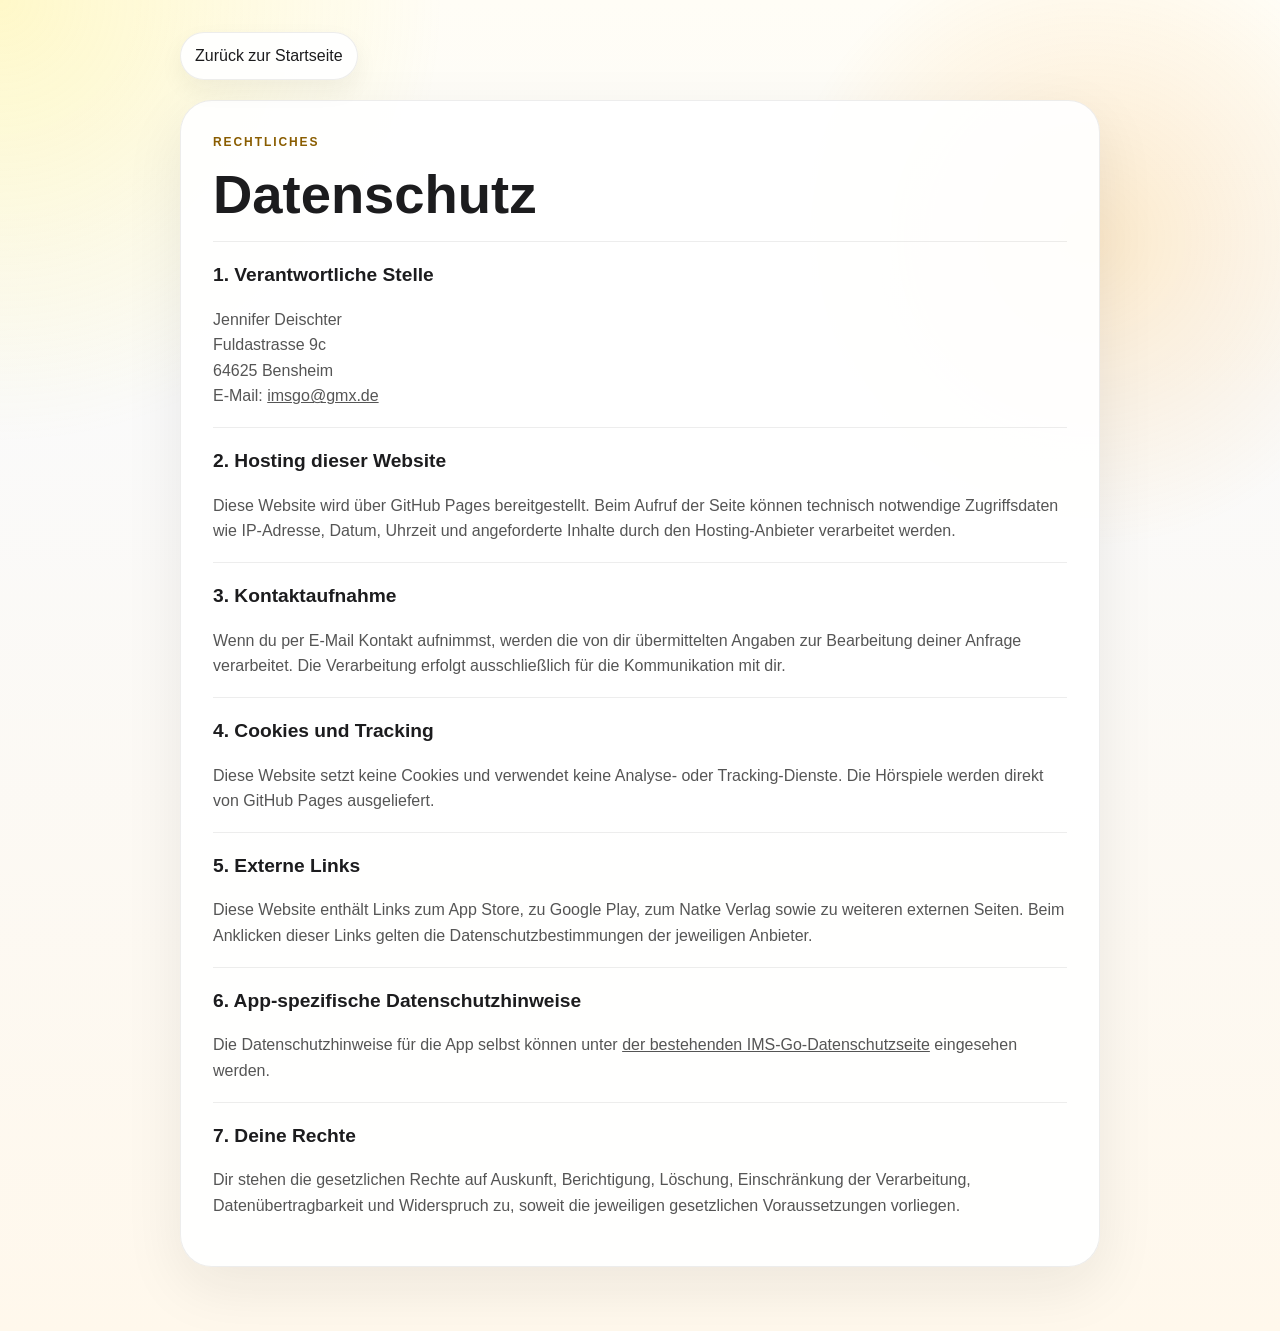
<file: datenschutz.html>
<!DOCTYPE html>
<html lang="de">
<head>
    <meta charset="UTF-8">
    <meta name="viewport" content="width=device-width, initial-scale=1.0">
    <meta name="theme-color" content="#ff9800">
    <title>Datenschutz | IMS Go</title>
    <meta name="description" content="Datenschutzhinweise für die IMS Go Website.">
    <link rel="canonical" href="https://imsgoapp.de/datenschutz.html">
    <link rel="icon" href="assets/images/ims-go-logo-64.png" type="image/png">
    <link rel="apple-touch-icon" href="assets/images/apple-touch-icon.png">
    <link rel="stylesheet" href="styles.css?v=20261031">
</head>
<body class="legal-page">
    <main class="legal-shell">
        <a class="legal-back" href="index.html">Zurück zur Startseite</a>
        <section class="legal-card">
            <p class="eyebrow">Rechtliches</p>
            <h1>Datenschutz</h1>

            <section class="legal-section-block">
                <h2>1. Verantwortliche Stelle</h2>
                <p>
                    Jennifer Deischter<br>
                    Fuldastrasse 9c<br>
                    64625 Bensheim<br>
                    E-Mail: <a href="mailto:imsgo@gmx.de">imsgo@gmx.de</a>
                </p>
            </section>

            <section class="legal-section-block">
                <h2>2. Hosting dieser Website</h2>
                <p>
                    Diese Website wird über GitHub Pages bereitgestellt. Beim Aufruf der Seite können
                    technisch notwendige Zugriffsdaten wie IP-Adresse, Datum, Uhrzeit und angeforderte Inhalte
                    durch den Hosting-Anbieter verarbeitet werden.
                </p>
            </section>

            <section class="legal-section-block">
                <h2>3. Kontaktaufnahme</h2>
                <p>
                    Wenn du per E-Mail Kontakt aufnimmst, werden die von dir übermittelten Angaben zur
                    Bearbeitung deiner Anfrage verarbeitet. Die Verarbeitung erfolgt ausschließlich für die
                    Kommunikation mit dir.
                </p>
            </section>

            <section class="legal-section-block">
                <h2>4. Cookies und Tracking</h2>
                <p>
                    Diese Website setzt keine Cookies und verwendet keine Analyse- oder Tracking-Dienste.
                    Die Hörspiele werden direkt von GitHub Pages ausgeliefert.
                </p>
            </section>

            <section class="legal-section-block">
                <h2>5. Externe Links</h2>
                <p>
                    Diese Website enthält Links zum App Store, zu Google Play, zum Natke Verlag sowie zu
                    weiteren externen Seiten. Beim Anklicken dieser Links gelten die Datenschutzbestimmungen
                    der jeweiligen Anbieter.
                </p>
            </section>

            <section class="legal-section-block">
                <h2>6. App-spezifische Datenschutzhinweise</h2>
                <p>
                    Die Datenschutzhinweise für die App selbst können unter
                    <a href="https://sites.google.com/view/imsgo-datenschutz" target="_blank" rel="noreferrer">der bestehenden IMS-Go-Datenschutzseite</a>
                    eingesehen werden.
                </p>
            </section>

            <section class="legal-section-block">
                <h2>7. Deine Rechte</h2>
                <p>
                    Dir stehen die gesetzlichen Rechte auf Auskunft, Berichtigung, Löschung,
                    Einschränkung der Verarbeitung, Datenübertragbarkeit und Widerspruch zu, soweit die
                    jeweiligen gesetzlichen Voraussetzungen vorliegen.
                </p>
            </section>
        </section>
    </main>
</body>
</html>
</file>
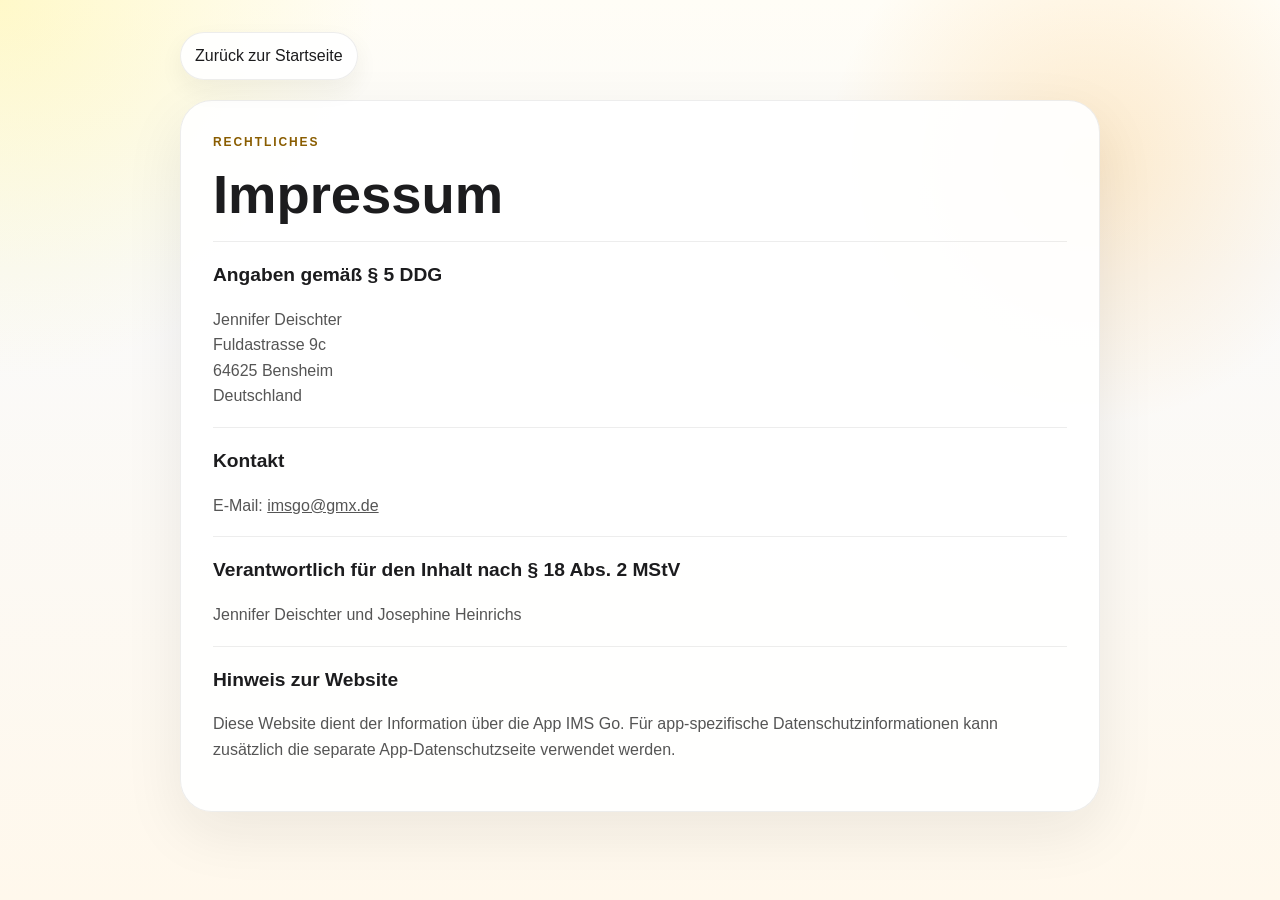
<file: impressum.html>
<!DOCTYPE html>
<html lang="de">
<head>
    <meta charset="UTF-8">
    <meta name="viewport" content="width=device-width, initial-scale=1.0">
    <meta name="theme-color" content="#ff9800">
    <title>Impressum | IMS Go</title>
    <meta name="description" content="Impressum der IMS Go Website.">
    <link rel="canonical" href="https://imsgoapp.de/impressum.html">
    <link rel="icon" href="assets/images/ims-go-logo-64.png" type="image/png">
    <link rel="apple-touch-icon" href="assets/images/apple-touch-icon.png">
    <link rel="stylesheet" href="styles.css?v=20261031">
</head>
<body class="legal-page">
    <main class="legal-shell">
        <a class="legal-back" href="index.html">Zurück zur Startseite</a>
        <section class="legal-card">
            <p class="eyebrow">Rechtliches</p>
            <h1>Impressum</h1>

            <section class="legal-section-block">
                <h2>Angaben gemäß § 5 DDG</h2>
                <p>
                    Jennifer Deischter<br>
                    Fuldastrasse 9c<br>
                    64625 Bensheim<br>
                    Deutschland
                </p>
            </section>

            <section class="legal-section-block">
                <h2>Kontakt</h2>
                <p>
                    E-Mail: <a href="mailto:imsgo@gmx.de">imsgo@gmx.de</a><br>
                </p>
            </section>

            <section class="legal-section-block">
                <h2>Verantwortlich für den Inhalt nach § 18 Abs. 2 MStV</h2>
                <p>
                    Jennifer Deischter und Josephine Heinrichs<br>
                </p>
            </section>

            <section class="legal-section-block">
                <h2>Hinweis zur Website</h2>
                <p>
                    Diese Website dient der Information über die App IMS Go. Für app-spezifische
                    Datenschutzinformationen kann zusätzlich die separate App-Datenschutzseite verwendet werden.
                </p>
            </section>
        </section>
    </main>
</body>
</html>
</file>
<file: styles.css>
:root {
    --primary-yellow: #ffeb3b;
    --primary-orange: #ff9800;
    --primary-green: #00875f;
    --primary-blue: #2196f3;
    --brand-blue: #306e7f;
    --text-dark: #1c1c1e;
    --text-light: #555555;
    --bg-light: #fafafa;
    --bg-soft: #fff8da;
    --white: #ffffff;
    --line: rgba(28, 28, 30, 0.08);
    --shadow: 0 20px 60px rgba(28, 28, 30, 0.08);
    --focus: #1d6da3;
    --topbar-offset: 104px;
}

* {
    box-sizing: border-box;
}

html {
    scroll-behavior: smooth;
    background-color: var(--bg-light);
    -webkit-text-size-adjust: 100%;
}

body {
    margin: 0;
    padding: 0;
    overflow-x: clip;
    color: var(--text-dark);
    font-family: -apple-system, BlinkMacSystemFont, "Segoe UI", Roboto, Helvetica, Arial, sans-serif;
    line-height: 1.6;
    background:
        radial-gradient(circle at top left, rgba(255, 235, 59, 0.24), transparent 24%),
        radial-gradient(circle at 85% 18%, rgba(255, 152, 0, 0.18), transparent 20%),
        linear-gradient(180deg, #fffdf6 0%, #fafafa 30%, #fff8ec 100%);
}

a {
    color: inherit;
    text-decoration: none;
}

img {
    max-width: 100%;
    height: auto;
    display: block;
}

button {
    font: inherit;
}

:focus-visible {
    outline: 3px solid var(--focus);
    outline-offset: 3px;
}

.section {
    width: min(1120px, calc(100% - 2rem));
    margin: 0 auto;
    padding: 56px 0;
}

.section[id],
[id^="age-"],
#hoerspiele {
    scroll-margin-top: var(--topbar-offset);
}

/* ---------- Topbar ---------- */

.topbar {
    position: sticky;
    top: 0;
    z-index: 1000;
    display: flex;
    align-items: center;
    justify-content: space-between;
    gap: 20px;
    width: min(1120px, calc(100% - 2rem));
    margin: 16px auto 0;
    padding: 14px 20px;
    border: 1px solid var(--line);
    border-radius: 999px;
    background: rgba(255, 255, 255, 0.9);
    -webkit-backdrop-filter: blur(16px);
    backdrop-filter: blur(16px);
    box-shadow: 0 10px 30px rgba(28, 28, 30, 0.05);
}

.brand,
.section-heading h2,
.hero h1 {
    font-weight: 800;
    letter-spacing: -0.03em;
}

.brand {
    display: inline-flex;
    align-items: center;
    gap: 10px;
    min-height: 44px;
    font-size: 1rem;
}

.brand-logo {
    width: 32px;
    height: 32px;
    border-radius: 8px;
    flex-shrink: 0;
}

.brand-name {
    color: var(--brand-blue);
}

.topbar-menu {
    display: flex;
    align-items: center;
    justify-content: space-between;
    gap: 14px;
    flex: 1;
}

.menu-toggle {
    display: none;
    align-items: center;
    gap: 10px;
    min-height: 44px;
    padding: 9px 14px;
    border: 1px solid rgba(28, 28, 30, 0.1);
    border-radius: 999px;
    background: rgba(255, 255, 255, 0.95);
    color: var(--text-dark);
    font-size: 14px;
    font-weight: 700;
    cursor: pointer;
}

.menu-toggle-label {
    line-height: 1;
}

.menu-toggle-icon {
    display: inline-flex;
    flex-direction: column;
    justify-content: center;
    gap: 4px;
}

.menu-toggle-icon span {
    display: block;
    width: 16px;
    height: 2px;
    border-radius: 99px;
    background: currentColor;
}

.nav-links {
    display: flex;
    align-items: center;
    justify-content: center;
    gap: 8px;
    flex: 1;
}

.nav-links a,
.nav-link {
    display: inline-flex;
    align-items: center;
    min-height: 44px;
    padding: 10px 14px;
    border-radius: 999px;
    font-size: 14px;
    font-weight: 600;
    white-space: nowrap;
    transition: background-color 0.2s ease, color 0.2s ease;
}

.nav-links a:hover,
.nav-links a:focus-visible,
.nav-link:hover,
.nav-link:focus-visible {
    background: rgba(255, 235, 59, 0.5);
    color: var(--text-dark);
}

.nav-links a[aria-current="page"] {
    background: rgba(255, 235, 59, 0.38);
}

.nav-link {
    background: #f0f0f0;
}

/* ---------- Hero (Startseite) ---------- */

.hero {
    padding-top: 48px;
}

.hero-inner {
    display: grid;
    grid-template-columns: minmax(0, 1.2fr) minmax(240px, 420px);
    gap: 32px;
    align-items: center;
    padding: 36px;
    border-radius: 36px;
    background: linear-gradient(180deg, rgba(255, 235, 59, 0.12) 0%, rgba(255, 255, 255, 0.92) 100%);
    border: 1px solid rgba(255, 152, 0, 0.14);
    box-shadow: var(--shadow);
}

.eyebrow {
    margin: 0 0 14px;
    text-transform: uppercase;
    letter-spacing: 0.16em;
    font-size: 12px;
    font-weight: 700;
    color: #8a5d00;
}

.hero h1 {
    margin: 0;
    font-size: clamp(2.4rem, 6vw, 4.6rem);
    line-height: 1.05;
    max-width: 12ch;
    overflow-wrap: break-word;
}

.hero-copy {
    margin: 18px 0 0;
    max-width: 680px;
    font-size: clamp(17px, 2.8vw, 20px);
    color: var(--text-light);
}

.store-buttons {
    display: flex;
    gap: 15px;
    flex-wrap: wrap;
    margin-top: 28px;
}

.store-btn {
    display: inline-flex;
    align-items: center;
    justify-content: center;
    min-width: 170px;
    padding: 8px;
    border-radius: 18px;
    box-shadow: 0 10px 24px rgba(28, 28, 30, 0.12);
    transition: transform 0.2s ease, box-shadow 0.2s ease;
}

.store-btn:hover,
.store-btn:focus-visible {
    transform: translateY(-3px);
    box-shadow: 0 18px 30px rgba(28, 28, 30, 0.16);
}

.btn-ios {
    background: rgba(0, 0, 0, 0.94);
}

.btn-android {
    background: var(--primary-green);
}

.store-badge {
    display: block;
    width: auto;
    max-width: 100%;
    height: 56px;
}

.store-badge-google {
    height: 84px;
    margin: -14px 0;
}

.store-note {
    margin: 12px 0 0;
    color: var(--text-light);
    font-size: 14px;
}

.hero-points {
    display: flex;
    flex-wrap: wrap;
    gap: 10px;
    margin-top: 26px;
}

.hero-points span,
.kids-hero-points span {
    padding: 8px 12px;
    border-radius: 999px;
    background: rgba(255, 255, 255, 0.88);
    border: 1px solid rgba(255, 152, 0, 0.15);
    font-size: 14px;
    font-weight: 700;
}

.hero-visual {
    position: relative;
    display: flex;
    justify-content: center;
}

.hero-visual::before {
    content: "";
    position: absolute;
    inset: 8% 10%;
    border-radius: 32px;
    background: radial-gradient(circle, rgba(255, 235, 59, 0.45), rgba(255, 152, 0, 0.08) 65%, transparent 70%);
    filter: blur(8px);
}

.hero-logo {
    position: relative;
    width: min(100%, 280px);
    border-radius: 32px;
    box-shadow: 0 24px 56px rgba(255, 152, 0, 0.24);
}

/* ---------- Screenshots ---------- */

.gallery-section {
    display: flex;
    flex-direction: column;
    align-items: center;
    gap: 28px;
    padding-top: 8px;
}

.screenshot-row {
    display: flex;
    justify-content: center;
    align-items: flex-start;
    gap: 22px;
    width: 100%;
}

/* Die Bilder enthalten Statusleiste und Dynamic Island bereits, der Rahmen ist nur das Gehäuse */
.screenshot-wrapper {
    position: relative;
    flex: 0 1 200px;
    min-width: 0;
    padding: 5px;
    border-radius: 32px;
    background: linear-gradient(160deg, #2c2c30, #141416);
    box-shadow: 0 28px 60px rgba(28, 28, 30, 0.22);
    transition: transform 0.3s ease, box-shadow 0.3s ease;
}

.screenshot-row .screenshot-wrapper:nth-child(odd) {
    margin-top: 30px;
}

@media (hover: hover) {
    .screenshot-wrapper:hover {
        transform: translateY(-10px) scale(1.02);
        box-shadow: 0 36px 72px rgba(28, 28, 30, 0.28);
    }
}

.screenshot-img {
    border-radius: 27px;
}

/* ---------- Section headings & grids ---------- */

.section-heading-center {
    margin-left: auto;
    margin-right: auto;
    text-align: center;
}

.section-heading {
    max-width: 720px;
    margin-bottom: 28px;
}

.section-intro {
    margin: 14px 0 0;
    color: var(--text-light);
    font-size: 17px;
    line-height: 1.75;
}

.section-intro a {
    text-decoration: underline;
}

.section-heading h2 {
    margin: 0;
    font-size: clamp(2rem, 4.5vw, 3.2rem);
    line-height: 1.08;
}

.feature-grid,
.content-grid,
.team-grid,
.kids-teaser-grid {
    display: grid;
    gap: 24px;
}

.feature-grid,
.content-grid {
    grid-template-columns: repeat(auto-fit, minmax(min(100%, 230px), 1fr));
}

.team-grid {
    grid-template-columns: repeat(auto-fit, minmax(min(100%, 300px), 1fr));
}

/* Vier Feature-Karten: 2 × 2 statt 3 + 1 auf mittleren Breiten */
@media (min-width: 561px) and (max-width: 1060px) {
    .feature-grid,
    .content-grid {
        grid-template-columns: repeat(2, 1fr);
    }
}

.feature-card,
.content-card,
.team-card,
.disclaimer-box {
    background: rgba(255, 255, 255, 0.88);
    border: 1px solid var(--line);
    border-radius: 28px;
    box-shadow: var(--shadow);
}

.feature-card,
.content-card,
.team-card {
    padding: 28px;
}

.feature-card,
.team-card {
    transition: transform 0.25s ease, box-shadow 0.25s ease;
}

@media (hover: hover) {
    .feature-card:hover,
    .team-card:hover {
        transform: translateY(-6px);
        box-shadow: 0 24px 60px rgba(28, 28, 30, 0.1);
    }
}

.icon-box {
    display: inline-flex;
    align-items: center;
    justify-content: center;
    min-width: 56px;
    height: 56px;
    padding: 0 12px;
    border-radius: 16px;
    margin-bottom: 20px;
}

.icon-box svg {
    width: 26px;
    height: 26px;
}

.icon-blue {
    color: var(--primary-blue);
    background: rgba(33, 150, 243, 0.12);
}

.icon-green {
    color: var(--primary-green);
    background: rgba(0, 135, 95, 0.12);
}

.icon-orange {
    color: var(--primary-orange);
    background: rgba(255, 152, 0, 0.14);
}

.icon-teal {
    color: var(--brand-blue);
    background: rgba(48, 110, 127, 0.12);
}

.feature-card h3,
.content-card h3,
.team-name {
    margin: 0 0 10px;
    font-size: 22px;
}

.feature-card p,
.content-card p,
.team-bio,
.disclaimer-box p,
.copyright {
    margin: 0;
    color: var(--text-light);
}

.content-card p,
.team-bio,
.disclaimer-box p {
    font-size: 16px;
    line-height: 1.75;
}

/* ---------- Kids-Teaser (Startseite) ---------- */

.kids-teaser-grid {
    grid-template-columns: repeat(auto-fit, minmax(min(100%, 240px), 1fr));
}

.kids-teaser-card {
    display: grid;
    grid-template-columns: 72px 1fr;
    gap: 6px 16px;
    align-items: center;
    padding: 20px;
    border-radius: 28px;
    border: 1px solid var(--line);
    box-shadow: var(--shadow);
    background: rgba(255, 255, 255, 0.92);
    transition: transform 0.25s ease, box-shadow 0.25s ease;
}

@media (hover: hover) {
    .kids-teaser-card:hover {
        transform: translateY(-4px);
        box-shadow: 0 24px 60px rgba(28, 28, 30, 0.12);
    }
}

.kids-teaser-card img {
    grid-row: span 3;
    width: 72px;
    height: 72px;
    border-radius: 18px;
    box-shadow: 0 10px 22px rgba(28, 28, 30, 0.14);
}

.kids-teaser-card h3 {
    margin: 0;
    font-size: 1.15rem;
    line-height: 1.25;
}

.kids-teaser-card p {
    margin: 0;
    color: var(--text-light);
    font-size: 14px;
}

.kids-teaser-age {
    justify-self: start;
    padding: 4px 10px;
    border-radius: 999px;
    background: rgba(255, 255, 255, 0.82);
    font-size: 12px;
    font-weight: 800;
    letter-spacing: 0.06em;
    text-transform: uppercase;
}

.kids-teaser-card-2-3 {
    background: linear-gradient(180deg, rgba(255, 224, 229, 0.72), rgba(255, 255, 255, 0.96));
}

.kids-teaser-card-2-3 .kids-teaser-age {
    color: #a04b5f;
}

.kids-teaser-card-4-6 {
    background: linear-gradient(180deg, rgba(255, 245, 184, 0.78), rgba(255, 255, 255, 0.96));
}

.kids-teaser-card-4-6 .kids-teaser-age {
    color: #7a5d00;
}

.kids-teaser-card-7-11 {
    background: linear-gradient(180deg, rgba(209, 238, 255, 0.86), rgba(255, 255, 255, 0.96));
}

.kids-teaser-card-7-11 .kids-teaser-age {
    color: #1d6da3;
}

.kids-teaser-cta {
    margin-top: 24px;
    text-align: center;
}

.button-dark {
    display: inline-flex;
    align-items: center;
    gap: 8px;
    min-height: 48px;
    padding: 13px 24px;
    border-radius: 999px;
    background: linear-gradient(135deg, #1c1c1e, #4a4a4f);
    color: #ffffff;
    font-size: 15px;
    font-weight: 700;
    box-shadow: 0 14px 30px rgba(28, 28, 30, 0.18);
    transition: transform 0.2s ease, box-shadow 0.2s ease;
}

.button-dark:hover,
.button-dark:focus-visible {
    transform: translateY(-2px);
    box-shadow: 0 20px 38px rgba(28, 28, 30, 0.24);
}

/* ---------- Team, Download, Hinweis, Footer ---------- */

.team-section {
    padding-bottom: 36px;
}

.team-card {
    text-align: center;
}

.team-img {
    width: 140px;
    height: 140px;
    margin: 0 auto 20px;
    border-radius: 50%;
    object-fit: cover;
    border: 4px solid var(--white);
    box-shadow: 0 12px 24px rgba(28, 28, 30, 0.12);
}

.team-card:nth-child(1) .team-img {
    border-color: var(--primary-orange);
}

.team-card:nth-child(2) .team-img {
    border-color: var(--primary-yellow);
}

.team-role {
    margin: 0 0 18px;
    color: #b45f00;
    font-size: 13px;
    font-weight: 700;
    letter-spacing: 0.08em;
    text-transform: uppercase;
}

.disclaimer-section {
    padding-top: 16px;
}

.download-section {
    padding-top: 8px;
}

.download-panel {
    padding: 34px;
    text-align: center;
    border-radius: 32px;
    border: 1px solid rgba(255, 152, 0, 0.12);
    background: linear-gradient(180deg, rgba(255, 235, 59, 0.14), rgba(255, 255, 255, 0.94));
    box-shadow: var(--shadow);
}

.download-panel h2 {
    margin: 0;
    font-size: clamp(2rem, 4.5vw, 3rem);
    line-height: 1.08;
}

.download-panel p {
    max-width: 700px;
    margin: 16px auto 0;
    color: var(--text-light);
}

.download-panel .download-note {
    margin-top: 10px;
    font-size: 15px;
}

.store-buttons-centered {
    justify-content: center;
}

.disclaimer-box {
    max-width: 800px;
    margin: 0 auto;
    padding: 24px;
    background: #fffde7;
    border-left: 5px solid var(--primary-orange);
}

.disclaimer-box strong {
    display: block;
    margin-bottom: 10px;
}

.footer {
    margin-top: 32px;
    padding: 56px 20px 72px;
    text-align: center;
    background: #111111;
    color: #cccccc;
}

.footer-links {
    display: flex;
    flex-wrap: wrap;
    justify-content: center;
    gap: 4px 18px;
}

.footer-links a {
    display: inline-flex;
    align-items: center;
    min-height: 44px;
    color: #cccccc;
    font-size: 14px;
    transition: color 0.2s ease;
}

.footer-links a:hover,
.footer-links a:focus-visible {
    color: var(--primary-yellow);
}

.footer :focus-visible {
    outline-color: var(--primary-yellow);
}

.copyright {
    margin-top: 20px;
    font-size: 12px;
    color: #a8a8a8;
}

/* ---------- Rechtliches ---------- */

.legal-page {
    min-height: 100vh;
}

.legal-shell {
    width: min(920px, calc(100% - 2rem));
    margin: 0 auto;
    padding: 32px 0 64px;
}

.legal-back {
    display: inline-flex;
    align-items: center;
    min-height: 44px;
    padding: 10px 14px;
    border-radius: 999px;
    background: rgba(255, 255, 255, 0.92);
    border: 1px solid var(--line);
    box-shadow: 0 10px 24px rgba(28, 28, 30, 0.06);
}

.legal-card {
    margin-top: 20px;
    padding: 32px;
    border-radius: 32px;
    background: rgba(255, 255, 255, 0.92);
    border: 1px solid var(--line);
    box-shadow: var(--shadow);
}

.legal-card h1 {
    margin: 0 0 18px;
    font-size: clamp(2.2rem, 5vw, 3.4rem);
    line-height: 1.05;
}

.legal-card h2 {
    margin: 0 0 10px;
    font-size: 1.2rem;
}

.legal-card a,
.kids-explainer-note a {
    text-decoration: underline;
}

.legal-section-block p,
.legal-section-block li {
    color: var(--text-light);
}

.legal-section-block {
    padding-top: 18px;
    border-top: 1px solid rgba(28, 28, 30, 0.08);
}

.legal-section-block + .legal-section-block {
    margin-top: 18px;
}

/* ---------- Wissensseiten ---------- */

.article-main {
    width: min(760px, calc(100% - 2rem));
    margin: 0 auto;
    padding: 40px 0 24px;
}

.article h1 {
    margin: 0;
    font-size: clamp(2.2rem, 5vw, 3.4rem);
    line-height: 1.05;
}

.article h2 {
    margin: 40px 0 10px;
    font-size: clamp(1.4rem, 3vw, 1.75rem);
    line-height: 1.2;
}

.article p,
.article li {
    color: var(--text-light);
    font-size: 17px;
    line-height: 1.75;
}

.article li + li {
    margin-top: 8px;
}

.article strong {
    color: var(--text-dark);
}

.article a {
    text-decoration: underline;
}

.article .article-lead {
    margin: 18px 0 0;
    color: var(--text-dark);
    font-size: clamp(1.15rem, 2.4vw, 1.35rem);
    line-height: 1.55;
}

.article .article-byline {
    margin: 16px 0 0;
    font-size: 14px;
    line-height: 1.6;
}

.article-figure {
    width: min(240px, 70%);
    margin: 28px auto;
}

.article-figure img {
    display: block;
    width: 100%;
    height: auto;
    border-radius: 24px;
    box-shadow: var(--shadow);
}

.article-sources {
    margin-top: 48px;
    padding-top: 8px;
    border-top: 1px solid var(--line);
}

.article .article-sources h2 {
    margin-top: 16px;
    font-size: 1.1rem;
}

.article .article-sources li {
    font-size: 15px;
    line-height: 1.6;
}

.article-section {
    margin-top: 48px;
}

.article-section .download-panel h2 {
    font-size: clamp(1.6rem, 3.5vw, 2.2rem);
}

.article-section .store-buttons {
    margin-top: 20px;
}

/* ---------- Kids-Seite: Hero ---------- */

.kids-main {
    width: min(1120px, calc(100% - 2rem));
    margin: 0 auto;
    padding: 28px 0 40px;
}

.kids-hero {
    display: grid;
    grid-template-columns: minmax(0, 1.05fr) minmax(260px, 0.95fr);
    gap: 28px;
    align-items: center;
    margin-bottom: 40px;
}

.kids-hero-main {
    padding: 40px;
    border: 1px solid var(--line);
    border-radius: 36px;
    box-shadow: var(--shadow);
    background: linear-gradient(150deg, rgba(255, 245, 184, 0.85) 0%, rgba(255, 232, 238, 0.7) 55%, rgba(209, 238, 255, 0.7) 100%);
}

.kids-hero-main h1 {
    margin: 0;
    font-size: clamp(2.3rem, 6vw, 4.4rem);
    line-height: 1.02;
    letter-spacing: -0.04em;
}

.kids-hero-claim {
    margin: 16px 0 0;
    font-size: clamp(1.25rem, 2.6vw, 1.7rem);
    font-weight: 700;
    letter-spacing: -0.02em;
    color: var(--text-dark);
}

.kids-hero-copy {
    max-width: 700px;
    margin: 18px 0 0;
    font-size: 18px;
    color: var(--text-light);
}

.kids-hero-points {
    display: flex;
    flex-wrap: wrap;
    gap: 10px;
    margin-top: 24px;
}

.kids-hero-main .button-dark {
    margin-top: 26px;
}

.kids-hero-covers {
    position: relative;
    display: flex;
    align-items: center;
    justify-content: center;
    min-height: 320px;
}

.kids-hero-cover {
    position: absolute;
    width: min(58%, 230px);
    border-radius: 28px;
    box-shadow: 0 24px 50px rgba(28, 28, 30, 0.22);
    transition: transform 0.35s ease;
}

.kids-hero-cover-1 {
    z-index: 3;
    transform: rotate(-7deg) translateX(-30%);
}

.kids-hero-cover-2 {
    z-index: 2;
    transform: rotate(2deg) translateY(8%);
}

.kids-hero-cover-3 {
    z-index: 1;
    transform: rotate(11deg) translateX(30%);
}

@media (hover: hover) {
    .kids-hero-covers:hover .kids-hero-cover-1 {
        transform: rotate(-10deg) translateX(-42%);
    }

    .kids-hero-covers:hover .kids-hero-cover-3 {
        transform: rotate(14deg) translateX(42%);
    }
}

/* ---------- Kids-Seite: Altersauswahl ---------- */

.kids-library-head {
    margin-bottom: 18px;
}

.kids-library-head h2 {
    margin: 0;
    font-size: clamp(1.8rem, 4vw, 2.6rem);
    line-height: 1.1;
    letter-spacing: -0.03em;
}

.kids-tabs {
    display: grid;
    grid-template-columns: repeat(3, minmax(0, 1fr));
    gap: 10px;
    padding: 8px;
    border-radius: 28px;
    background: rgba(255, 255, 255, 0.8);
    border: 1px solid var(--line);
    box-shadow: 0 10px 30px rgba(28, 28, 30, 0.05);
}

.kids-tab {
    display: flex;
    align-items: center;
    gap: 12px;
    min-height: 64px;
    padding: 8px 12px;
    border-radius: 20px;
    border: 2px solid transparent;
    transition: background-color 0.2s ease, border-color 0.2s ease;
}

.kids-tab img {
    flex: 0 0 48px;
    width: 48px;
    height: 48px;
    border-radius: 14px;
    box-shadow: 0 6px 14px rgba(28, 28, 30, 0.14);
}

.kids-tab-text {
    display: grid;
    min-width: 0;
    line-height: 1.25;
}

.kids-tab-text strong {
    font-size: 17px;
}

.kids-tab-text small {
    color: var(--text-light);
    font-size: 13px;
}

.kids-tab:hover {
    background: rgba(28, 28, 30, 0.04);
}

.kids-tab[aria-selected="true"] {
    background: var(--tab-soft);
    border-color: var(--tab-accent);
}

.kids-tab-2-3 {
    --tab-soft: #ffe8ee;
    --tab-accent: #ff8cab;
}

.kids-tab-4-6 {
    --tab-soft: #fff4c4;
    --tab-accent: #ffb300;
}

.kids-tab-7-11 {
    --tab-soft: #e1f3ff;
    --tab-accent: #2a90f0;
}

/* ---------- Kids-Seite: Erklärung Versionen ---------- */

.kids-explainer {
    display: grid;
    grid-template-columns: repeat(2, minmax(0, 1fr));
    gap: 14px;
    margin-top: 18px;
}

.kids-explainer-item {
    padding: 16px 18px;
    border-radius: 20px;
    background: rgba(255, 255, 255, 0.86);
    border: 1px solid var(--line);
}

.kids-explainer-item h3 {
    margin: 0 0 4px;
    font-size: 15px;
}

.kids-explainer-item p,
.kids-explainer-note {
    margin: 0;
    color: var(--text-light);
    font-size: 14px;
    line-height: 1.6;
}

.kids-explainer-note {
    grid-column: 1 / -1;
    padding: 0 4px;
}

.kids-library.has-tabs[data-active="2-3"] .kids-explainer {
    display: none;
}

/* ---------- Kids-Seite: Altersgruppen & Geschichten ---------- */

.kids-age {
    --age-soft: #ffe8ee;
    --age-accent: linear-gradient(135deg, #ffb8c9, #ff8cab);
    --age-ink: #58192a;
    margin-top: 24px;
    padding: 28px;
    border-radius: 32px;
    border: 1px solid var(--line);
    background: linear-gradient(180deg, var(--age-soft), rgba(255, 255, 255, 0.96) 70%);
    box-shadow: var(--shadow);
}

.kids-age-4-6 {
    --age-soft: #fff4c4;
    --age-accent: linear-gradient(135deg, #ffe36a, #ffb300);
    --age-ink: #4d3500;
}

.kids-age-7-11 {
    --age-soft: #e1f3ff;
    --age-accent: linear-gradient(135deg, #79c6ff, #2a90f0);
    --age-ink: #0a345d;
}

.kids-library.has-tabs .kids-age[hidden] {
    display: none;
}

.kids-age-head {
    display: flex;
    align-items: center;
    gap: 20px;
    margin-bottom: 22px;
}

.kids-age-cover {
    flex: 0 0 88px;
    width: 88px;
    height: 88px;
    border-radius: 22px;
    box-shadow: 0 14px 30px rgba(28, 28, 30, 0.18);
}

.kids-age-head h2 {
    margin: 0;
    font-size: clamp(1.5rem, 3vw, 2rem);
    line-height: 1.15;
}

.kids-age-head p {
    margin: 6px 0 0;
    color: var(--text-light);
    font-size: 15px;
}

.kids-story-list {
    display: grid;
    gap: 12px;
    margin: 0;
    padding: 0;
    list-style: none;
}

.kids-story {
    display: grid;
    grid-template-columns: auto minmax(0, 1fr) auto;
    gap: 12px 16px;
    align-items: center;
    padding: 14px 16px;
    border-radius: 24px;
    background: rgba(255, 255, 255, 0.94);
    border: 2px solid transparent;
    box-shadow: 0 8px 24px rgba(28, 28, 30, 0.06);
    transition: border-color 0.2s ease, box-shadow 0.2s ease;
}

.kids-story.is-current {
    border-color: var(--age-ink);
    box-shadow: 0 14px 34px rgba(28, 28, 30, 0.12);
}

.kids-play {
    display: inline-flex;
    align-items: center;
    justify-content: center;
    width: 60px;
    height: 60px;
    padding: 0;
    border: 0;
    border-radius: 50%;
    background: var(--age-accent);
    color: var(--age-ink);
    box-shadow: 0 8px 18px rgba(28, 28, 30, 0.16);
    cursor: pointer;
    transition: transform 0.15s ease;
}

.kids-play:active {
    transform: scale(0.94);
}

.kids-play svg,
.kids-player-toggle svg {
    width: 26px;
    height: 26px;
    fill: currentColor;
}

.icon-pause {
    display: none;
}

.is-playing .icon-play {
    display: none;
}

.is-playing .icon-pause {
    display: block;
}

.kids-story-text h3 {
    margin: 0;
    font-size: 17px;
    line-height: 1.3;
}

.kids-story-meta {
    margin: 2px 0 0;
    color: var(--text-light);
    font-size: 14px;
}

.kids-download {
    display: inline-flex;
    flex-direction: column;
    align-items: center;
    justify-content: center;
    gap: 2px;
    min-width: 64px;
    min-height: 56px;
    padding: 6px 10px;
    border-radius: 16px;
    border: 1px solid rgba(28, 28, 30, 0.1);
    background: #ffffff;
    color: var(--text-dark);
    font-size: 11px;
    font-weight: 700;
    transition: background-color 0.2s ease;
}

.kids-download:hover {
    background: #f4f4f4;
}

.kids-download svg {
    width: 20px;
    height: 20px;
    fill: none;
    stroke: currentColor;
    stroke-width: 2;
    stroke-linecap: round;
    stroke-linejoin: round;
}

.kids-version,
.kids-chapters {
    grid-column: 2 / -1;
}

.kids-version {
    display: inline-flex;
    justify-self: start;
    gap: 4px;
    padding: 4px;
    border-radius: 999px;
    background: rgba(28, 28, 30, 0.06);
}

.kids-version button {
    min-height: 40px;
    padding: 8px 14px;
    border: 0;
    border-radius: 999px;
    background: transparent;
    color: var(--text-light);
    font-size: 14px;
    font-weight: 700;
    cursor: pointer;
}

.kids-version button[aria-pressed="true"] {
    background: #ffffff;
    color: var(--text-dark);
    box-shadow: 0 2px 8px rgba(28, 28, 30, 0.12);
}

.kids-chapters summary {
    display: inline-flex;
    align-items: center;
    gap: 6px;
    min-height: 40px;
    color: var(--text-dark);
    font-size: 14px;
    font-weight: 700;
    cursor: pointer;
}

.kids-chapters summary::after {
    content: "+";
    font-size: 17px;
}

.kids-chapters[open] summary::after {
    content: "−";
}

.kids-chapters ol {
    display: grid;
    grid-template-columns: repeat(auto-fill, minmax(min(100%, 220px), 1fr));
    gap: 6px;
    margin: 6px 0 0;
    padding: 0;
    list-style: none;
    counter-reset: chapter;
}

.kids-chapter {
    display: flex;
    align-items: center;
    gap: 10px;
    width: 100%;
    min-height: 44px;
    padding: 8px 12px;
    border: 1px solid rgba(28, 28, 30, 0.08);
    border-radius: 14px;
    background: #ffffff;
    color: var(--text-dark);
    font-size: 14px;
    text-align: left;
    cursor: pointer;
    counter-increment: chapter;
}

.kids-chapter::before {
    content: counter(chapter);
    display: inline-flex;
    align-items: center;
    justify-content: center;
    flex: 0 0 24px;
    height: 24px;
    border-radius: 50%;
    background: var(--age-soft);
    color: var(--age-ink);
    font-size: 12px;
    font-weight: 800;
}

.kids-chapter-name {
    flex: 1;
    font-weight: 600;
}

.kids-chapter-time {
    color: var(--text-light);
    font-size: 13px;
    font-variant-numeric: tabular-nums;
}

.kids-chapter[aria-current="true"] {
    border-color: var(--age-ink);
    background: var(--age-soft);
}

/* ---------- Kids-Seite: Mini-Player ---------- */

.kids-player {
    position: fixed;
    left: 50%;
    bottom: max(12px, env(safe-area-inset-bottom));
    z-index: 1100;
    width: min(920px, calc(100% - 1.5rem));
    transform: translateX(-50%);
    padding: 12px 14px;
    border-radius: 26px;
    border: 1px solid var(--line);
    background: rgba(255, 255, 255, 0.96);
    -webkit-backdrop-filter: blur(18px);
    backdrop-filter: blur(18px);
    box-shadow: 0 24px 60px rgba(28, 28, 30, 0.22);
}

.kids-player[hidden] {
    display: none;
}

.kids-player-inner {
    display: grid;
    grid-template-columns: auto minmax(0, 1fr) auto auto;
    grid-template-areas:
        "cover info controls close"
        "progress progress progress progress";
    align-items: center;
    gap: 8px 12px;
}

.kids-player-cover {
    grid-area: cover;
    width: 48px;
    height: 48px;
    border-radius: 12px;
}

.kids-player-info {
    grid-area: info;
    min-width: 0;
}

.kids-player-title,
.kids-player-sub {
    margin: 0;
    overflow: hidden;
    white-space: nowrap;
    text-overflow: ellipsis;
}

.kids-player-title {
    font-size: 15px;
    font-weight: 700;
    line-height: 1.3;
}

.kids-player-sub {
    color: var(--text-light);
    font-size: 13px;
}

.kids-player-controls {
    grid-area: controls;
    display: flex;
    align-items: center;
    gap: 4px;
}

.kids-player-btn,
.kids-player-close {
    display: inline-flex;
    align-items: center;
    justify-content: center;
    width: 44px;
    height: 44px;
    padding: 0;
    border: 0;
    border-radius: 50%;
    background: transparent;
    color: var(--text-dark);
    cursor: pointer;
}

.kids-player-btn:hover,
.kids-player-close:hover {
    background: rgba(28, 28, 30, 0.06);
}

.kids-player-btn svg,
.kids-player-close svg {
    width: 24px;
    height: 24px;
    fill: none;
    stroke: currentColor;
    stroke-width: 2;
    stroke-linecap: round;
    stroke-linejoin: round;
}

.kids-player-toggle {
    width: 52px;
    height: 52px;
    background: var(--text-dark);
    color: #ffffff;
}

.kids-player-toggle svg {
    fill: currentColor;
    stroke: none;
}

.kids-player-toggle:hover {
    background: #3a3a3e;
}

.kids-player-close {
    grid-area: close;
    color: var(--text-light);
}

.kids-player-progress {
    grid-area: progress;
    display: flex;
    align-items: center;
    gap: 10px;
}

.kids-player-time {
    min-width: 40px;
    color: var(--text-light);
    font-size: 12px;
    font-weight: 600;
    font-variant-numeric: tabular-nums;
}

.kids-player-time:last-child {
    text-align: right;
}

.kids-player-seek {
    --progress: 0%;
    flex: 1;
    height: 28px;
    margin: 0;
    background: transparent;
    -webkit-appearance: none;
    appearance: none;
    cursor: pointer;
}

.kids-player-seek::-webkit-slider-runnable-track {
    height: 6px;
    border-radius: 99px;
    background: linear-gradient(90deg, var(--text-dark) var(--progress), rgba(28, 28, 30, 0.14) var(--progress));
}

.kids-player-seek::-moz-range-track {
    height: 6px;
    border-radius: 99px;
    background: linear-gradient(90deg, var(--text-dark) var(--progress), rgba(28, 28, 30, 0.14) var(--progress));
}

.kids-player-seek::-webkit-slider-thumb {
    -webkit-appearance: none;
    width: 18px;
    height: 18px;
    margin-top: -6px;
    border: 3px solid #ffffff;
    border-radius: 50%;
    background: var(--text-dark);
    box-shadow: 0 2px 6px rgba(28, 28, 30, 0.3);
}

.kids-player-seek::-moz-range-thumb {
    width: 14px;
    height: 14px;
    border: 3px solid #ffffff;
    border-radius: 50%;
    background: var(--text-dark);
    box-shadow: 0 2px 6px rgba(28, 28, 30, 0.3);
}

body.has-player {
    padding-bottom: 150px;
}

@media (min-width: 761px) {
    .kids-player-inner {
        grid-template-columns: auto minmax(140px, 0.8fr) auto minmax(0, 1.4fr) auto;
        grid-template-areas: "cover info controls progress close";
        gap: 14px;
    }

    body.has-player {
        padding-bottom: 110px;
    }
}

/* ---------- Reveal-Animation ---------- */

.js .reveal {
    opacity: 0;
    transform: translateY(18px);
    transition: opacity 700ms ease, transform 700ms ease;
}

.js .reveal.is-visible {
    opacity: 1;
    transform: translateY(0);
}

.delay-1 {
    transition-delay: 100ms;
}

.delay-2 {
    transition-delay: 180ms;
}

.delay-3 {
    transition-delay: 260ms;
}

@media (prefers-reduced-motion: reduce) {
    html {
        scroll-behavior: auto;
    }

    *,
    *::before,
    *::after {
        transition-duration: 0.01ms !important;
        transition-delay: 0s !important;
    }
}

/* ---------- Breakpoints ---------- */

@media (max-width: 960px) {
    .menu-toggle {
        display: inline-flex;
    }

    .topbar {
        border-radius: 28px;
    }

    .topbar-menu {
        position: absolute;
        top: calc(100% + 8px);
        left: 0;
        right: 0;
        display: none;
        flex-direction: column;
        align-items: stretch;
        gap: 10px;
        padding: 12px;
        border: 1px solid var(--line);
        border-radius: 20px;
        background: rgba(255, 255, 255, 0.98);
        box-shadow: 0 16px 36px rgba(28, 28, 30, 0.1);
    }

    .topbar.menu-open .topbar-menu {
        display: flex;
    }

    .nav-links {
        flex-direction: column;
        align-items: stretch;
        gap: 4px;
    }

    .nav-links a,
    .nav-link {
        width: 100%;
        justify-content: flex-start;
        border-radius: 14px;
        font-size: 16px;
    }
}

@media (max-width: 920px) {
    .hero-inner,
    .kids-hero {
        grid-template-columns: 1fr;
    }

    .hero h1 {
        max-width: 100%;
    }

    .hero-logo {
        width: 180px;
    }

    .kids-hero-covers {
        min-height: 240px;
    }

    .kids-hero-cover {
        width: min(42%, 190px);
    }
}

@media (max-width: 760px) {
    :root {
        --topbar-offset: 92px;
    }

    .hero-inner,
    .feature-card,
    .content-card,
    .team-card,
    .kids-hero-main,
    .kids-age {
        padding: 22px;
    }

    .store-btn {
        min-width: 0;
    }

    .store-badge {
        height: 50px;
    }

    .store-badge-google {
        height: 74px;
        margin: -12px 0;
    }

    .download-panel,
    .legal-card {
        padding: 24px;
    }

    /* Screenshots als wischbares Karussell */
    .screenshot-row {
        justify-content: flex-start;
        gap: 18px;
        width: calc(100% + 2rem);
        margin: 0 -1rem;
        padding: 6px 1rem 28px;
        overflow-x: auto;
        scroll-snap-type: x mandatory;
        scrollbar-width: none;
    }

    .screenshot-row::-webkit-scrollbar {
        display: none;
    }

    .screenshot-wrapper {
        flex: 0 0 auto;
        width: min(62vw, 230px);
        scroll-snap-align: center;
    }

    .screenshot-row .screenshot-wrapper:nth-child(odd) {
        margin-top: 0;
    }

    .kids-tabs {
        gap: 4px;
        padding: 6px;
        border-radius: 24px;
    }

    .kids-tab {
        flex-direction: column;
        gap: 6px;
        padding: 10px 4px;
        text-align: center;
    }

    .kids-tab img {
        flex-basis: auto;
        width: 44px;
        height: 44px;
    }

    .kids-tab-text strong {
        font-size: 15px;
    }

    .kids-tab-text small {
        font-size: 12px;
    }

    .kids-explainer {
        grid-template-columns: 1fr;
    }
}

@media (max-width: 520px) {
    .section {
        width: calc(100% - 2rem);
        padding: 40px 0;
    }

    .topbar {
        width: calc(100% - 1rem);
        margin-top: 8px;
        padding: 10px 10px 10px 14px;
    }

    .hero {
        padding-top: 24px;
    }

    .hero-inner {
        padding: 20px;
        border-radius: 28px;
    }

    .hero h1 {
        font-size: clamp(2rem, 9.5vw, 2.6rem);
    }

    .hero-logo {
        width: 140px;
        border-radius: 26px;
    }

    .kids-main {
        padding-top: 20px;
    }

    .kids-hero-main h1 {
        font-size: clamp(2.1rem, 11vw, 2.8rem);
    }

    .kids-hero-copy {
        font-size: 17px;
    }

    .kids-hero {
        margin-bottom: 28px;
    }

    .kids-hero-covers {
        display: none;
    }

    .kids-age {
        margin-top: 16px;
        padding: 16px;
        border-radius: 26px;
    }

    .kids-age-head {
        gap: 14px;
        margin-bottom: 16px;
    }

    .kids-age-cover {
        flex-basis: 64px;
        width: 64px;
        height: 64px;
        border-radius: 16px;
    }

    .kids-story {
        gap: 10px 12px;
        padding: 12px;
    }

    .kids-play {
        width: 52px;
        height: 52px;
    }

    .kids-version,
    .kids-chapters {
        grid-column: 1 / -1;
    }

    .kids-version {
        justify-self: stretch;
    }

    .kids-version button {
        flex: 1;
    }

    .kids-player {
        width: calc(100% - 1rem);
        bottom: max(8px, env(safe-area-inset-bottom));
        padding: 10px 12px;
    }

    .kids-player-btn[data-action="forward"] {
        display: none;
    }
}
</file>
